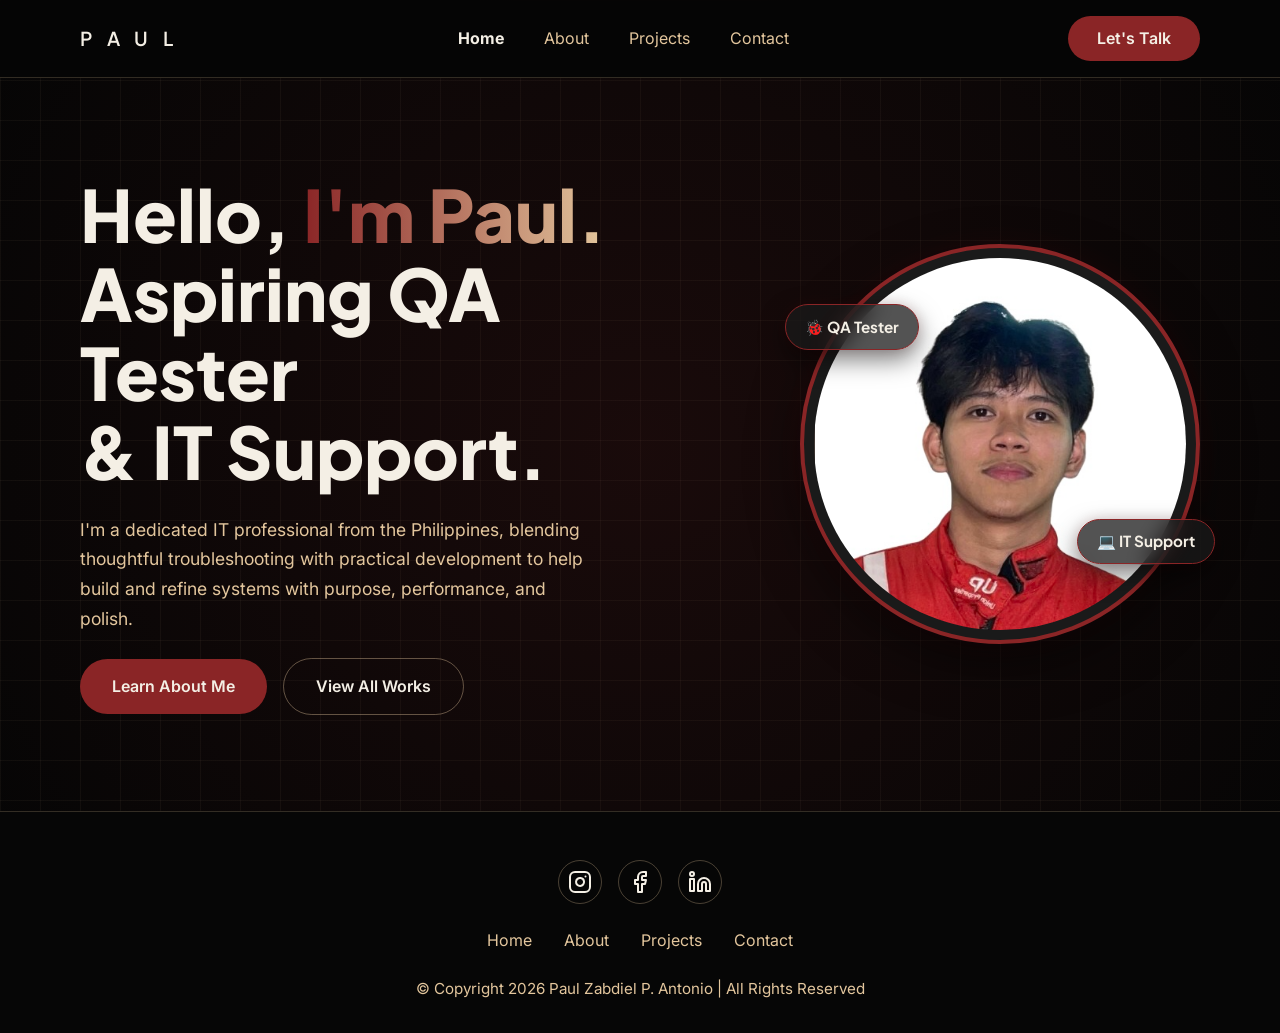
<file: index.html>
<!DOCTYPE html>
<html lang="en">
<head>
  <meta charset="UTF-8" />
  <meta name="viewport" content="width=device-width, initial-scale=1.0" />
  <title>Antonio Portfolio</title>
  <link rel="preconnect" href="https://fonts.googleapis.com">
  <link rel="preconnect" href="https://fonts.gstatic.com" crossorigin>
  <link href="https://fonts.googleapis.com/css2?family=Inter:wght@400;500&family=Plus+Jakarta+Sans:wght@700;800&display=swap" rel="stylesheet">
  <link rel="stylesheet" href="styles.css" />
</head>
<body>
  <header class="site-header">
    <div class="container header-inner">
      <a class="brand" href="index.html">P a u l</a>
      <button class="nav-toggle" aria-label="Toggle navigation">
        <svg xmlns="http://www.w3.org/2000/svg" width="24" height="24" viewBox="0 0 24 24" fill="none" stroke="currentColor" stroke-width="2" stroke-linecap="round" stroke-linejoin="round" class="hamburger-icon"><line x1="3" y1="12" x2="21" y2="12"></line><line x1="3" y1="6" x2="21" y2="6"></line><line x1="3" y1="18" x2="21" y2="18"></line></svg>
      </button>
      <nav class="site-nav">
        <a href="index.html" class="active">Home</a>
        <a href="about.html">About</a>
        <a href="projects.html">Projects</a>
        <a href="contact.html">Contact</a>
      </nav>
      <a href="contact.html" class="nav-cta">Let's Talk</a>
    </div>
  </header>

  <main class="container page-home">
    <section class="hero hero-home">
      <div class="hero-copy">
        <h1 class="hero-title">Hello, <span class="gradient-text">I'm Paul.</span><br>Aspiring QA Tester<br>& IT Support.</h1>
        <p class="hero-subtitle">I'm a dedicated IT professional from the Philippines, blending thoughtful troubleshooting with practical development to help build and refine systems with purpose, performance, and polish.</p>
        <div class="hero-actions">
          <a class="btn-primary" href="about.html">Learn About Me</a>
          <a class="btn-ghost" href="projects.html">View All Works</a>
        </div>
      </div>
      <div class="hero-image">
        <div class="image-wrapper">
          <img src="images/pul.png" alt="Paul Zabdiel P. Antonio" />
          <div class="floating-badge badge-1">🐞 QA Tester</div>
          <div class="floating-badge badge-2">💻 IT Support</div>
        </div>
      </div>
    </section>
  </main>

  <footer class="site-footer">
    <div class="container footer-inner">
      <div class="social-links">
        <a href="https://www.instagram.com/pzpantonio?igsh=ZjYwczJsYjd1bDk%3D&utm_source=qr" aria-label="Instagram">
          <svg xmlns="http://www.w3.org/2000/svg" width="24" height="24" viewBox="0 0 24 24" fill="none" stroke="currentColor" stroke-width="2" stroke-linecap="round" stroke-linejoin="round" class="icon"><rect x="2" y="2" width="20" height="20" rx="5" ry="5"></rect><path d="M16 11.37A4 4 0 1 1 12.63 8 4 4 0 0 1 16 11.37z"></path><line x1="17.5" y1="6.5" x2="17.51" y2="6.5"></line></svg>
        </a>
        <a href="https://www.facebook.com/share/18nur1Z2Pr/?mibextid=wwXIfr" aria-label="Facebook">
          <svg xmlns="http://www.w3.org/2000/svg" width="24" height="24" viewBox="0 0 24 24" fill="none" stroke="currentColor" stroke-width="2" stroke-linecap="round" stroke-linejoin="round" class="icon"><path d="M18 2h-3a5 5 0 0 0-5 5v3H7v4h3v8h4v-8h3l1-4h-4V7a1 1 0 0 1 1-1h3z"></path></svg>
        </a>
        <a href="https://www.linkedin.com/in/paul-zabdiel-antonio-590201413?utm_source=share_via&utm_content=profile&utm_medium=member_ios" aria-label="LinkedIn">
          <svg xmlns="http://www.w3.org/2000/svg" width="24" height="24" viewBox="0 0 24 24" fill="none" stroke="currentColor" stroke-width="2" stroke-linecap="round" stroke-linejoin="round" class="icon"><path d="M16 8a6 6 0 0 1 6 6v7h-4v-7a2 2 0 0 0-2-2 2 2 0 0 0-2 2v7h-4v-7a6 6 0 0 1 6-6z"></path><rect x="2" y="9" width="4" height="12"></rect><circle cx="4" cy="4" r="2"></circle></svg>
        </a>
      </div>
      <nav class="footer-nav">
        <a href="index.html">Home</a>
        <a href="about.html">About</a>
        <a href="projects.html">Projects</a>
        <a href="contact.html">Contact</a>
      </nav>
      <p>© Copyright 2026 Paul Zabdiel P. Antonio | All Rights Reserved</p>
    </div>
  </footer>

  <script src="script.js"></script>
</body>
</html>
</file>
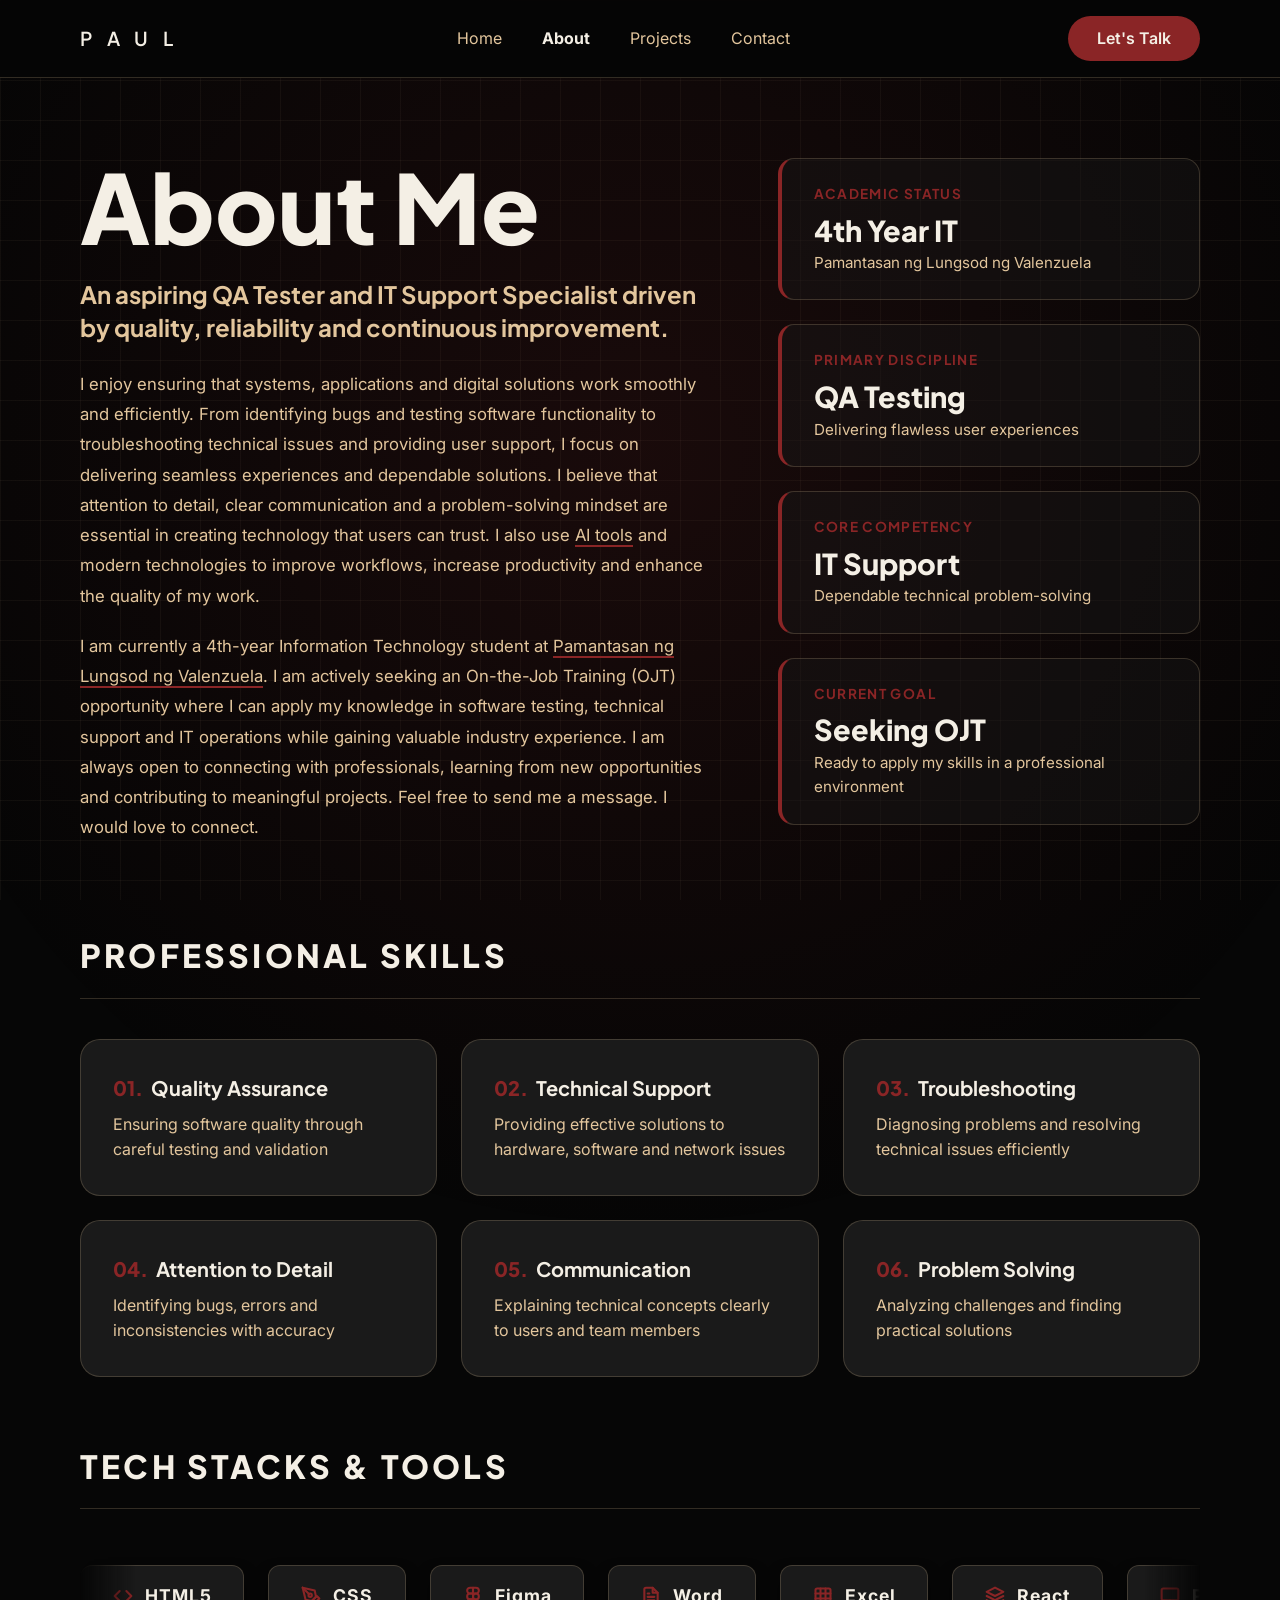
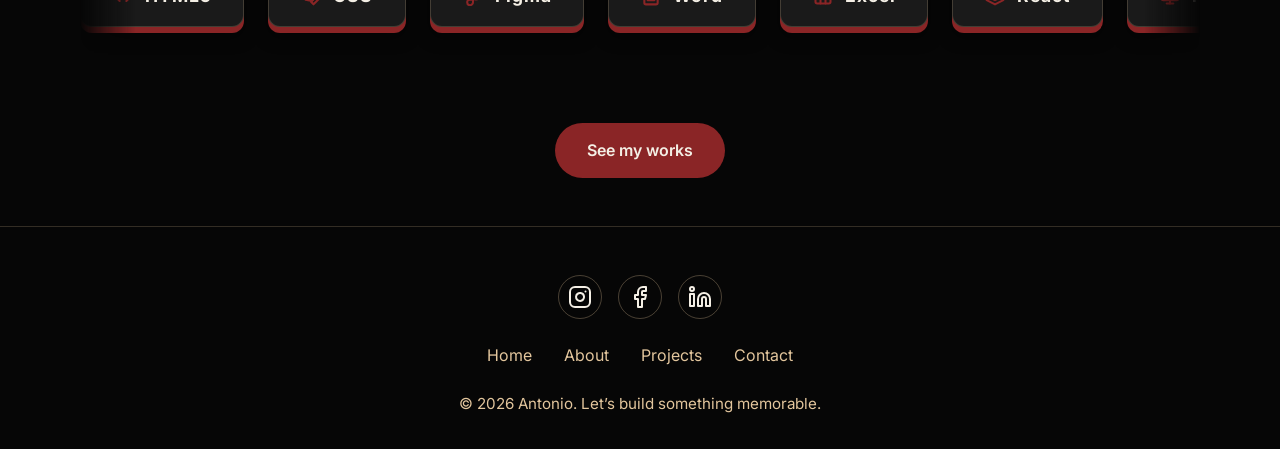
<file: about.html>
<!DOCTYPE html>
<html lang="en">
<head>
  <meta charset="UTF-8" />
  <meta name="viewport" content="width=device-width, initial-scale=1.0" />
  <title>About | Antonio Portfolio</title>
  <link rel="preconnect" href="https://fonts.googleapis.com">
  <link rel="preconnect" href="https://fonts.gstatic.com" crossorigin>
  <link href="https://fonts.googleapis.com/css2?family=Inter:wght@400;500&family=Plus+Jakarta+Sans:wght@700;800&display=swap" rel="stylesheet">
  <link rel="stylesheet" href="styles.css" />
</head>
<body>
  <header class="site-header">
    <div class="container header-inner">
      <a class="brand" href="index.html">P a u l</a>
      <button class="nav-toggle" aria-label="Toggle navigation">
        <svg xmlns="http://www.w3.org/2000/svg" width="24" height="24" viewBox="0 0 24 24" fill="none" stroke="currentColor" stroke-width="2" stroke-linecap="round" stroke-linejoin="round" class="hamburger-icon"><line x1="3" y1="12" x2="21" y2="12"></line><line x1="3" y1="6" x2="21" y2="6"></line><line x1="3" y1="18" x2="21" y2="18"></line></svg>
      </button>
      <nav class="site-nav">
        <a href="index.html">Home</a>
        <a href="about.html" class="active">About</a>
        <a href="projects.html">Projects</a>
        <a href="contact.html">Contact</a>
      </nav>
      <a href="contact.html" class="nav-cta">Let's Talk</a>
    </div>
  </header>

  <main class="container page-about">
    <section class="about-hero">
      <div class="about-hero-content">
        <h1 class="massive-title">About Me</h1>
        <h2 class="about-subtitle">An aspiring QA Tester and IT Support Specialist driven by quality, reliability and continuous improvement.</h2>
        <div class="about-body">
          <p>I enjoy ensuring that systems, applications and digital solutions work smoothly and efficiently. From identifying bugs and testing software functionality to troubleshooting technical issues and providing user support, I focus on delivering seamless experiences and dependable solutions. I believe that attention to detail, clear communication and a problem-solving mindset are essential in creating technology that users can trust. I also use <u>AI tools</u> and modern technologies to improve workflows, increase productivity and enhance the quality of my work.</p>
          <p>I am currently a 4th-year Information Technology student at <u>Pamantasan ng Lungsod ng Valenzuela</u>. I am actively seeking an On-the-Job Training (OJT) opportunity where I can apply my knowledge in software testing, technical support and IT operations while gaining valuable industry experience. I am always open to connecting with professionals, learning from new opportunities and contributing to meaningful projects. Feel free to send me a message. I would love to connect.</p>
        </div>
      </div>
      <div class="about-hero-visuals">
        <div class="stat-card">
          <div class="stat-header">Academic Status</div>
          <div class="stat-value">4th Year IT</div>
          <div class="stat-desc">Pamantasan ng Lungsod ng Valenzuela</div>
        </div>
        <div class="stat-card">
          <div class="stat-header">Primary Discipline</div>
          <div class="stat-value">QA Testing</div>
          <div class="stat-desc">Delivering flawless user experiences</div>
        </div>
        <div class="stat-card">
          <div class="stat-header">Core Competency</div>
          <div class="stat-value">IT Support</div>
          <div class="stat-desc">Dependable technical problem-solving</div>
        </div>
        <div class="stat-card">
          <div class="stat-header">Current Goal</div>
          <div class="stat-value">Seeking OJT</div>
          <div class="stat-desc">Ready to apply my skills in a professional environment</div>
        </div>
      </div>
    </section>

    <section class="about-skills">
      <h3 class="section-title">Professional Skills</h3>
      <div class="skills-grid">
        <div class="skill-card">
          <h4><span class="skill-num">01.</span> Quality Assurance</h4>
          <p>Ensuring software quality through careful testing and validation</p>
        </div>
        <div class="skill-card">
          <h4><span class="skill-num">02.</span> Technical Support</h4>
          <p>Providing effective solutions to hardware, software and network issues</p>
        </div>
        <div class="skill-card">
          <h4><span class="skill-num">03.</span> Troubleshooting</h4>
          <p>Diagnosing problems and resolving technical issues efficiently</p>
        </div>
        <div class="skill-card">
          <h4><span class="skill-num">04.</span> Attention to Detail</h4>
          <p>Identifying bugs, errors and inconsistencies with accuracy</p>
        </div>
        <div class="skill-card">
          <h4><span class="skill-num">05.</span> Communication</h4>
          <p>Explaining technical concepts clearly to users and team members</p>
        </div>
        <div class="skill-card">
          <h4><span class="skill-num">06.</span> Problem Solving</h4>
          <p>Analyzing challenges and finding practical solutions</p>
        </div>
      </div>
    </section>

    <section class="about-tools">
      <h3 class="section-title">Tech Stacks & Tools</h3>
      <div class="marquee-wrapper">
      <div class="tools-3d-grid">
        <div class="tool-3d-tag">
          <svg xmlns="http://www.w3.org/2000/svg" width="20" height="20" viewBox="0 0 24 24" fill="none" stroke="currentColor" stroke-linecap="round" stroke-linejoin="round"><polyline points="16 18 22 12 16 6"></polyline><polyline points="8 6 2 12 8 18"></polyline></svg>
          HTML5
        </div>
        <div class="tool-3d-tag">
          <svg xmlns="http://www.w3.org/2000/svg" width="20" height="20" viewBox="0 0 24 24" fill="none" stroke="currentColor" stroke-linecap="round" stroke-linejoin="round"><path d="M12 19l7-7 3 3-7 7-3-3z"></path><path d="M18 13l-1.5-7.5L2 2l3.5 14.5L13 18l5-5z"></path><path d="M2 2l7.586 7.586"></path><circle cx="11" cy="11" r="2"></circle></svg>
          CSS
        </div>
        <div class="tool-3d-tag">
          <svg xmlns="http://www.w3.org/2000/svg" width="20" height="20" viewBox="0 0 24 24" fill="none" stroke="currentColor" stroke-linecap="round" stroke-linejoin="round"><path d="M5 5.5A3.5 3.5 0 0 1 8.5 2H12v7H8.5A3.5 3.5 0 0 1 5 5.5z"></path><path d="M12 2h3.5a3.5 3.5 0 1 1 0 7H12V2z"></path><path d="M12 12.5a3.5 3.5 0 1 1 7 0 3.5 3.5 0 1 1-7 0z"></path><path d="M5 19.5A3.5 3.5 0 0 1 8.5 16H12v3.5a3.5 3.5 0 1 1-7 0z"></path><path d="M5 12.5A3.5 3.5 0 0 1 8.5 9H12v7H8.5A3.5 3.5 0 0 1 5 12.5z"></path></svg>
          Figma
        </div>
        <div class="tool-3d-tag">
          <svg xmlns="http://www.w3.org/2000/svg" width="20" height="20" viewBox="0 0 24 24" fill="none" stroke="currentColor" stroke-linecap="round" stroke-linejoin="round"><path d="M14 2H6a2 2 0 0 0-2 2v16a2 2 0 0 0 2 2h12a2 2 0 0 0 2-2V8z"></path><polyline points="14 2 14 8 20 8"></polyline><line x1="16" y1="13" x2="8" y2="13"></line><line x1="16" y1="17" x2="8" y2="17"></line><polyline points="10 9 9 9 8 9"></polyline></svg>
          Word
        </div>
        <div class="tool-3d-tag">
          <svg xmlns="http://www.w3.org/2000/svg" width="20" height="20" viewBox="0 0 24 24" fill="none" stroke="currentColor" stroke-linecap="round" stroke-linejoin="round"><rect x="3" y="3" width="18" height="18" rx="2" ry="2"></rect><line x1="3" y1="9" x2="21" y2="9"></line><line x1="3" y1="15" x2="21" y2="15"></line><line x1="9" y1="3" x2="9" y2="21"></line><line x1="15" y1="3" x2="15" y2="21"></line></svg>
          Excel
        </div>
        <div class="tool-3d-tag">
          <svg xmlns="http://www.w3.org/2000/svg" width="20" height="20" viewBox="0 0 24 24" fill="none" stroke="currentColor" stroke-linecap="round" stroke-linejoin="round"><polygon points="12 2 2 7 12 12 22 7 12 2"></polygon><polyline points="2 17 12 22 22 17"></polyline><polyline points="2 12 12 17 22 12"></polyline></svg>
          React
        </div>
        <div class="tool-3d-tag">
          <svg xmlns="http://www.w3.org/2000/svg" width="20" height="20" viewBox="0 0 24 24" fill="none" stroke="currentColor" stroke-linecap="round" stroke-linejoin="round"><rect x="2" y="3" width="20" height="14" rx="2" ry="2"></rect><line x1="8" y1="21" x2="16" y2="21"></line><line x1="12" y1="17" x2="12" y2="21"></line></svg>
          Powerpoint
        </div>
        <div class="tool-3d-tag">
          <svg xmlns="http://www.w3.org/2000/svg" width="20" height="20" viewBox="0 0 24 24" fill="none" stroke="currentColor" stroke-linecap="round" stroke-linejoin="round"><rect x="3" y="3" width="18" height="18" rx="2" ry="2"></rect><circle cx="8.5" cy="8.5" r="1.5"></circle><polyline points="21 15 16 10 5 21"></polyline></svg>
          Canva
        </div>
        <div class="tool-3d-tag">
          <svg xmlns="http://www.w3.org/2000/svg" width="20" height="20" viewBox="0 0 24 24" fill="none" stroke="currentColor" stroke-linecap="round" stroke-linejoin="round"><polygon points="23 7 16 12 23 17 23 7"></polygon><rect x="1" y="5" width="15" height="14" rx="2" ry="2"></rect></svg>
          Capcut
        </div>
        <!-- Duplicated for Marquee Effect -->
        <div class="tool-3d-tag">
          <svg xmlns="http://www.w3.org/2000/svg" width="20" height="20" viewBox="0 0 24 24" fill="none" stroke="currentColor" stroke-linecap="round" stroke-linejoin="round"><polyline points="16 18 22 12 16 6"></polyline><polyline points="8 6 2 12 8 18"></polyline></svg>
          HTML5
        </div>
        <div class="tool-3d-tag">
          <svg xmlns="http://www.w3.org/2000/svg" width="20" height="20" viewBox="0 0 24 24" fill="none" stroke="currentColor" stroke-linecap="round" stroke-linejoin="round"><path d="M12 19l7-7 3 3-7 7-3-3z"></path><path d="M18 13l-1.5-7.5L2 2l3.5 14.5L13 18l5-5z"></path><path d="M2 2l7.586 7.586"></path><circle cx="11" cy="11" r="2"></circle></svg>
          CSS
        </div>
        <div class="tool-3d-tag">
          <svg xmlns="http://www.w3.org/2000/svg" width="20" height="20" viewBox="0 0 24 24" fill="none" stroke="currentColor" stroke-linecap="round" stroke-linejoin="round"><path d="M5 5.5A3.5 3.5 0 0 1 8.5 2H12v7H8.5A3.5 3.5 0 0 1 5 5.5z"></path><path d="M12 2h3.5a3.5 3.5 0 1 1 0 7H12V2z"></path><path d="M12 12.5a3.5 3.5 0 1 1 7 0 3.5 3.5 0 1 1-7 0z"></path><path d="M5 19.5A3.5 3.5 0 0 1 8.5 16H12v3.5a3.5 3.5 0 1 1-7 0z"></path><path d="M5 12.5A3.5 3.5 0 0 1 8.5 9H12v7H8.5A3.5 3.5 0 0 1 5 12.5z"></path></svg>
          Figma
        </div>
        <div class="tool-3d-tag">
          <svg xmlns="http://www.w3.org/2000/svg" width="20" height="20" viewBox="0 0 24 24" fill="none" stroke="currentColor" stroke-linecap="round" stroke-linejoin="round"><path d="M14 2H6a2 2 0 0 0-2 2v16a2 2 0 0 0 2 2h12a2 2 0 0 0 2-2V8z"></path><polyline points="14 2 14 8 20 8"></polyline><line x1="16" y1="13" x2="8" y2="13"></line><line x1="16" y1="17" x2="8" y2="17"></line><polyline points="10 9 9 9 8 9"></polyline></svg>
          Word
        </div>
        <div class="tool-3d-tag">
          <svg xmlns="http://www.w3.org/2000/svg" width="20" height="20" viewBox="0 0 24 24" fill="none" stroke="currentColor" stroke-linecap="round" stroke-linejoin="round"><rect x="3" y="3" width="18" height="18" rx="2" ry="2"></rect><line x1="3" y1="9" x2="21" y2="9"></line><line x1="3" y1="15" x2="21" y2="15"></line><line x1="9" y1="3" x2="9" y2="21"></line><line x1="15" y1="3" x2="15" y2="21"></line></svg>
          Excel
        </div>
        <div class="tool-3d-tag">
          <svg xmlns="http://www.w3.org/2000/svg" width="20" height="20" viewBox="0 0 24 24" fill="none" stroke="currentColor" stroke-linecap="round" stroke-linejoin="round"><polygon points="12 2 2 7 12 12 22 7 12 2"></polygon><polyline points="2 17 12 22 22 17"></polyline><polyline points="2 12 12 17 22 12"></polyline></svg>
          React
        </div>
        <div class="tool-3d-tag">
          <svg xmlns="http://www.w3.org/2000/svg" width="20" height="20" viewBox="0 0 24 24" fill="none" stroke="currentColor" stroke-linecap="round" stroke-linejoin="round"><rect x="2" y="3" width="20" height="14" rx="2" ry="2"></rect><line x1="8" y1="21" x2="16" y2="21"></line><line x1="12" y1="17" x2="12" y2="21"></line></svg>
          Powerpoint
        </div>
        <div class="tool-3d-tag">
          <svg xmlns="http://www.w3.org/2000/svg" width="20" height="20" viewBox="0 0 24 24" fill="none" stroke="currentColor" stroke-linecap="round" stroke-linejoin="round"><rect x="3" y="3" width="18" height="18" rx="2" ry="2"></rect><circle cx="8.5" cy="8.5" r="1.5"></circle><polyline points="21 15 16 10 5 21"></polyline></svg>
          Canva
        </div>
        <div class="tool-3d-tag">
          <svg xmlns="http://www.w3.org/2000/svg" width="20" height="20" viewBox="0 0 24 24" fill="none" stroke="currentColor" stroke-linecap="round" stroke-linejoin="round"><polygon points="23 7 16 12 23 17 23 7"></polygon><rect x="1" y="5" width="15" height="14" rx="2" ry="2"></rect></svg>
          Capcut
        </div>
      </div>
      </div>
      <div class="about-action">
        <a href="projects.html" class="btn-primary">See my works</a>
      </div>
    </section>
  </main>

  <footer class="site-footer">
    <div class="container footer-inner">
      <div class="social-links">
        <a href="https://www.instagram.com/pzpantonio?igsh=ZjYwczJsYjd1bDk%3D&utm_source=qr" aria-label="Instagram">
          <svg xmlns="http://www.w3.org/2000/svg" width="24" height="24" viewBox="0 0 24 24" fill="none" stroke="currentColor" stroke-width="2" stroke-linecap="round" stroke-linejoin="round" class="icon"><rect x="2" y="2" width="20" height="20" rx="5" ry="5"></rect><path d="M16 11.37A4 4 0 1 1 12.63 8 4 4 0 0 1 16 11.37z"></path><line x1="17.5" y1="6.5" x2="17.51" y2="6.5"></line></svg>
        </a>
        <a href="https://www.facebook.com/share/18nur1Z2Pr/?mibextid=wwXIfr" aria-label="Facebook">
          <svg xmlns="http://www.w3.org/2000/svg" width="24" height="24" viewBox="0 0 24 24" fill="none" stroke="currentColor" stroke-width="2" stroke-linecap="round" stroke-linejoin="round" class="icon"><path d="M18 2h-3a5 5 0 0 0-5 5v3H7v4h3v8h4v-8h3l1-4h-4V7a1 1 0 0 1 1-1h3z"></path></svg>
        </a>
        <a href="https://www.linkedin.com/in/paul-zabdiel-antonio-590201413?utm_source=share_via&utm_content=profile&utm_medium=member_ios" aria-label="LinkedIn">
          <svg xmlns="http://www.w3.org/2000/svg" width="24" height="24" viewBox="0 0 24 24" fill="none" stroke="currentColor" stroke-width="2" stroke-linecap="round" stroke-linejoin="round" class="icon"><path d="M16 8a6 6 0 0 1 6 6v7h-4v-7a2 2 0 0 0-2-2 2 2 0 0 0-2 2v7h-4v-7a6 6 0 0 1 6-6z"></path><rect x="2" y="9" width="4" height="12"></rect><circle cx="4" cy="4" r="2"></circle></svg>
        </a>
      </div>
      <nav class="footer-nav">
        <a href="index.html">Home</a>
        <a href="about.html">About</a>
        <a href="projects.html">Projects</a>
        <a href="contact.html">Contact</a>
      </nav>
      <p>© 2026 Antonio. Let’s build something memorable.</p>
    </div>
  </footer>

  <script src="script.js"></script>
</body>
</html>
</file>
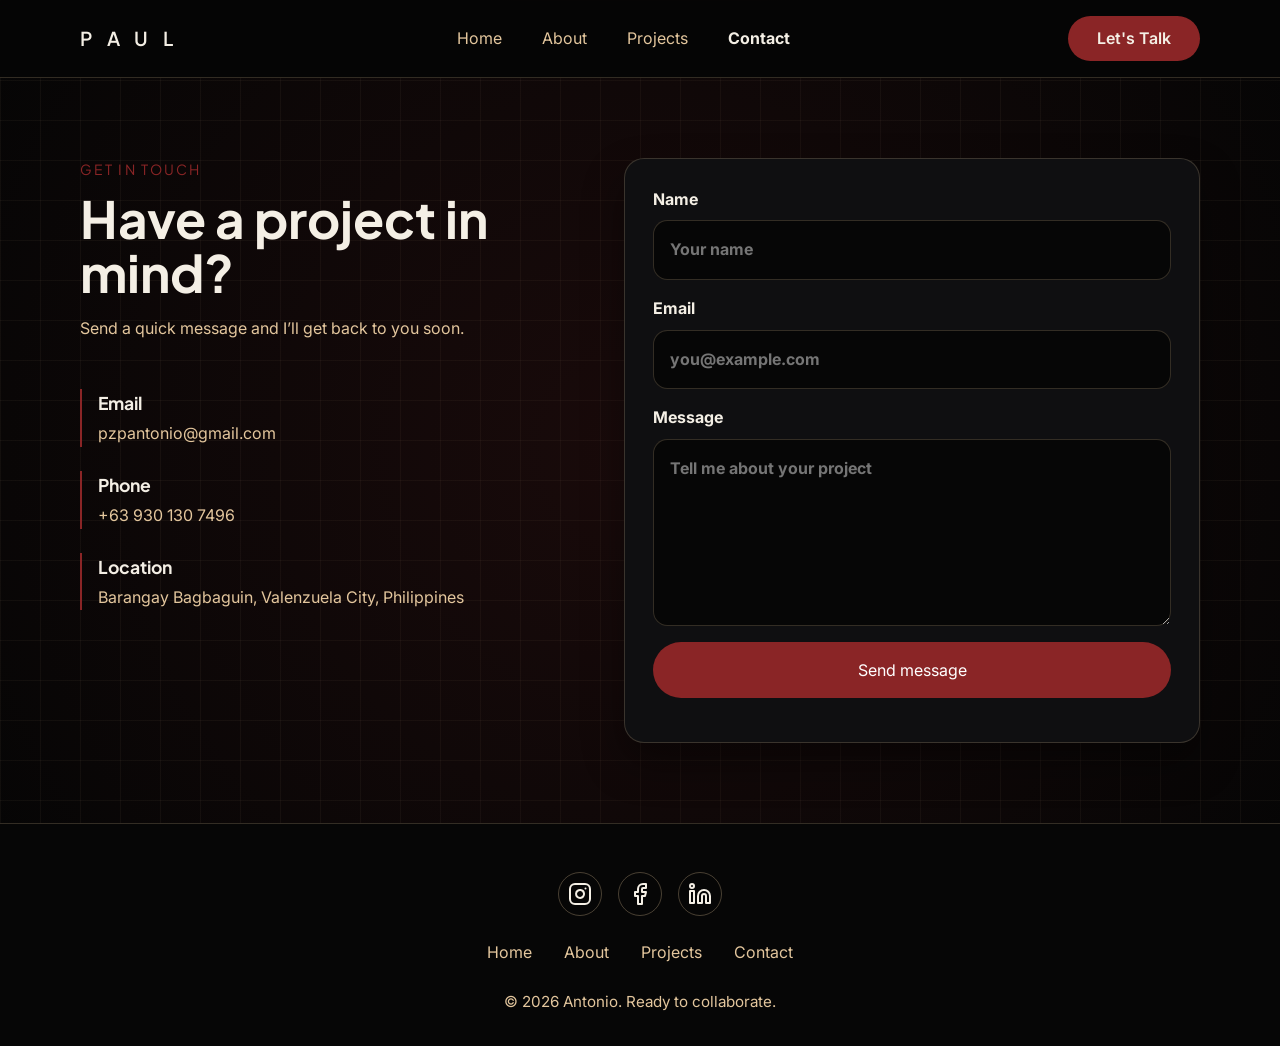
<file: contact.html>
<!DOCTYPE html>
<html lang="en">
<head>
  <meta charset="UTF-8" />
  <meta name="viewport" content="width=device-width, initial-scale=1.0" />
  <title>Contact | Antonio Portfolio</title>
  <link rel="preconnect" href="https://fonts.googleapis.com">
  <link rel="preconnect" href="https://fonts.gstatic.com" crossorigin>
  <link href="https://fonts.googleapis.com/css2?family=Inter:wght@400;500&family=Plus+Jakarta+Sans:wght@700;800&display=swap" rel="stylesheet">
  <link rel="stylesheet" href="styles.css" />
</head>
<body>
  <header class="site-header">
    <div class="container header-inner">
      <a class="brand" href="index.html">P a u l</a>
      <button class="nav-toggle" aria-label="Toggle navigation">
        <svg xmlns="http://www.w3.org/2000/svg" width="24" height="24" viewBox="0 0 24 24" fill="none" stroke="currentColor" stroke-width="2" stroke-linecap="round" stroke-linejoin="round" class="hamburger-icon"><line x1="3" y1="12" x2="21" y2="12"></line><line x1="3" y1="6" x2="21" y2="6"></line><line x1="3" y1="18" x2="21" y2="18"></line></svg>
      </button>
      <nav class="site-nav">
        <a href="index.html">Home</a>
        <a href="about.html">About</a>
        <a href="projects.html">Projects</a>
        <a href="contact.html" class="active">Contact</a>
      </nav>
      <a href="contact.html" class="nav-cta">Let's Talk</a>
    </div>
  </header>

  <main class="container page-contact">
    <section class="contact-grid">
      <div class="contact-text">
        <p class="eyebrow">Get in touch</p>
        <h1>Have a project in mind?</h1>
        <p>Send a quick message and I’ll get back to you soon.</p>
        
        <div class="contact-info">
          <div class="info-item">
            <h4>Email</h4>
            <p>pzpantonio@gmail.com</p>
          </div>
          <div class="info-item">
            <h4>Phone</h4>
            <p>+63 930 130 7496</p>
          </div>
          <div class="info-item">
            <h4>Location</h4>
            <p>Barangay Bagbaguin, Valenzuela City, Philippines</p>
          </div>
        </div>
      </div>
      <div class="contact-panel">
        <form id="contact-form" class="contact-form" action="https://formsubmit.co/pzpantonio@gmail.com" method="POST">
          <input type="hidden" name="_subject" value="New Message from Portfolio!">
          <input type="hidden" name="_captcha" value="false">
          <label>
            Name
            <input type="text" name="name" required placeholder="Your name" />
          </label>
          <label>
            Email
            <input type="email" name="email" required placeholder="you@example.com" />
          </label>
          <label>
            Message
            <textarea name="message" rows="6" required placeholder="Tell me about your project"></textarea>
          </label>
          <button type="submit" class="button">Send message</button>
          <p id="form-status" class="form-status"></p>
        </form>
      </div>
    </section>
  </main>

  <footer class="site-footer">
    <div class="container footer-inner">
      <div class="social-links">
        <a href="https://www.instagram.com/pzpantonio?igsh=ZjYwczJsYjd1bDk%3D&utm_source=qr" aria-label="Instagram">
          <svg xmlns="http://www.w3.org/2000/svg" width="24" height="24" viewBox="0 0 24 24" fill="none" stroke="currentColor" stroke-width="2" stroke-linecap="round" stroke-linejoin="round" class="icon"><rect x="2" y="2" width="20" height="20" rx="5" ry="5"></rect><path d="M16 11.37A4 4 0 1 1 12.63 8 4 4 0 0 1 16 11.37z"></path><line x1="17.5" y1="6.5" x2="17.51" y2="6.5"></line></svg>
        </a>
        <a href="https://www.facebook.com/share/18nur1Z2Pr/?mibextid=wwXIfr" aria-label="Facebook">
          <svg xmlns="http://www.w3.org/2000/svg" width="24" height="24" viewBox="0 0 24 24" fill="none" stroke="currentColor" stroke-width="2" stroke-linecap="round" stroke-linejoin="round" class="icon"><path d="M18 2h-3a5 5 0 0 0-5 5v3H7v4h3v8h4v-8h3l1-4h-4V7a1 1 0 0 1 1-1h3z"></path></svg>
        </a>
        <a href="https://www.linkedin.com/in/paul-zabdiel-antonio-590201413?utm_source=share_via&utm_content=profile&utm_medium=member_ios" aria-label="LinkedIn">
          <svg xmlns="http://www.w3.org/2000/svg" width="24" height="24" viewBox="0 0 24 24" fill="none" stroke="currentColor" stroke-width="2" stroke-linecap="round" stroke-linejoin="round" class="icon"><path d="M16 8a6 6 0 0 1 6 6v7h-4v-7a2 2 0 0 0-2-2 2 2 0 0 0-2 2v7h-4v-7a6 6 0 0 1 6-6z"></path><rect x="2" y="9" width="4" height="12"></rect><circle cx="4" cy="4" r="2"></circle></svg>
        </a>
      </div>
      <nav class="footer-nav">
        <a href="index.html">Home</a>
        <a href="about.html">About</a>
        <a href="projects.html">Projects</a>
        <a href="contact.html">Contact</a>
      </nav>
      <p>© 2026 Antonio. Ready to collaborate.</p>
    </div>
  </footer>

  <script src="script.js"></script>
</body>
</html>
</file>
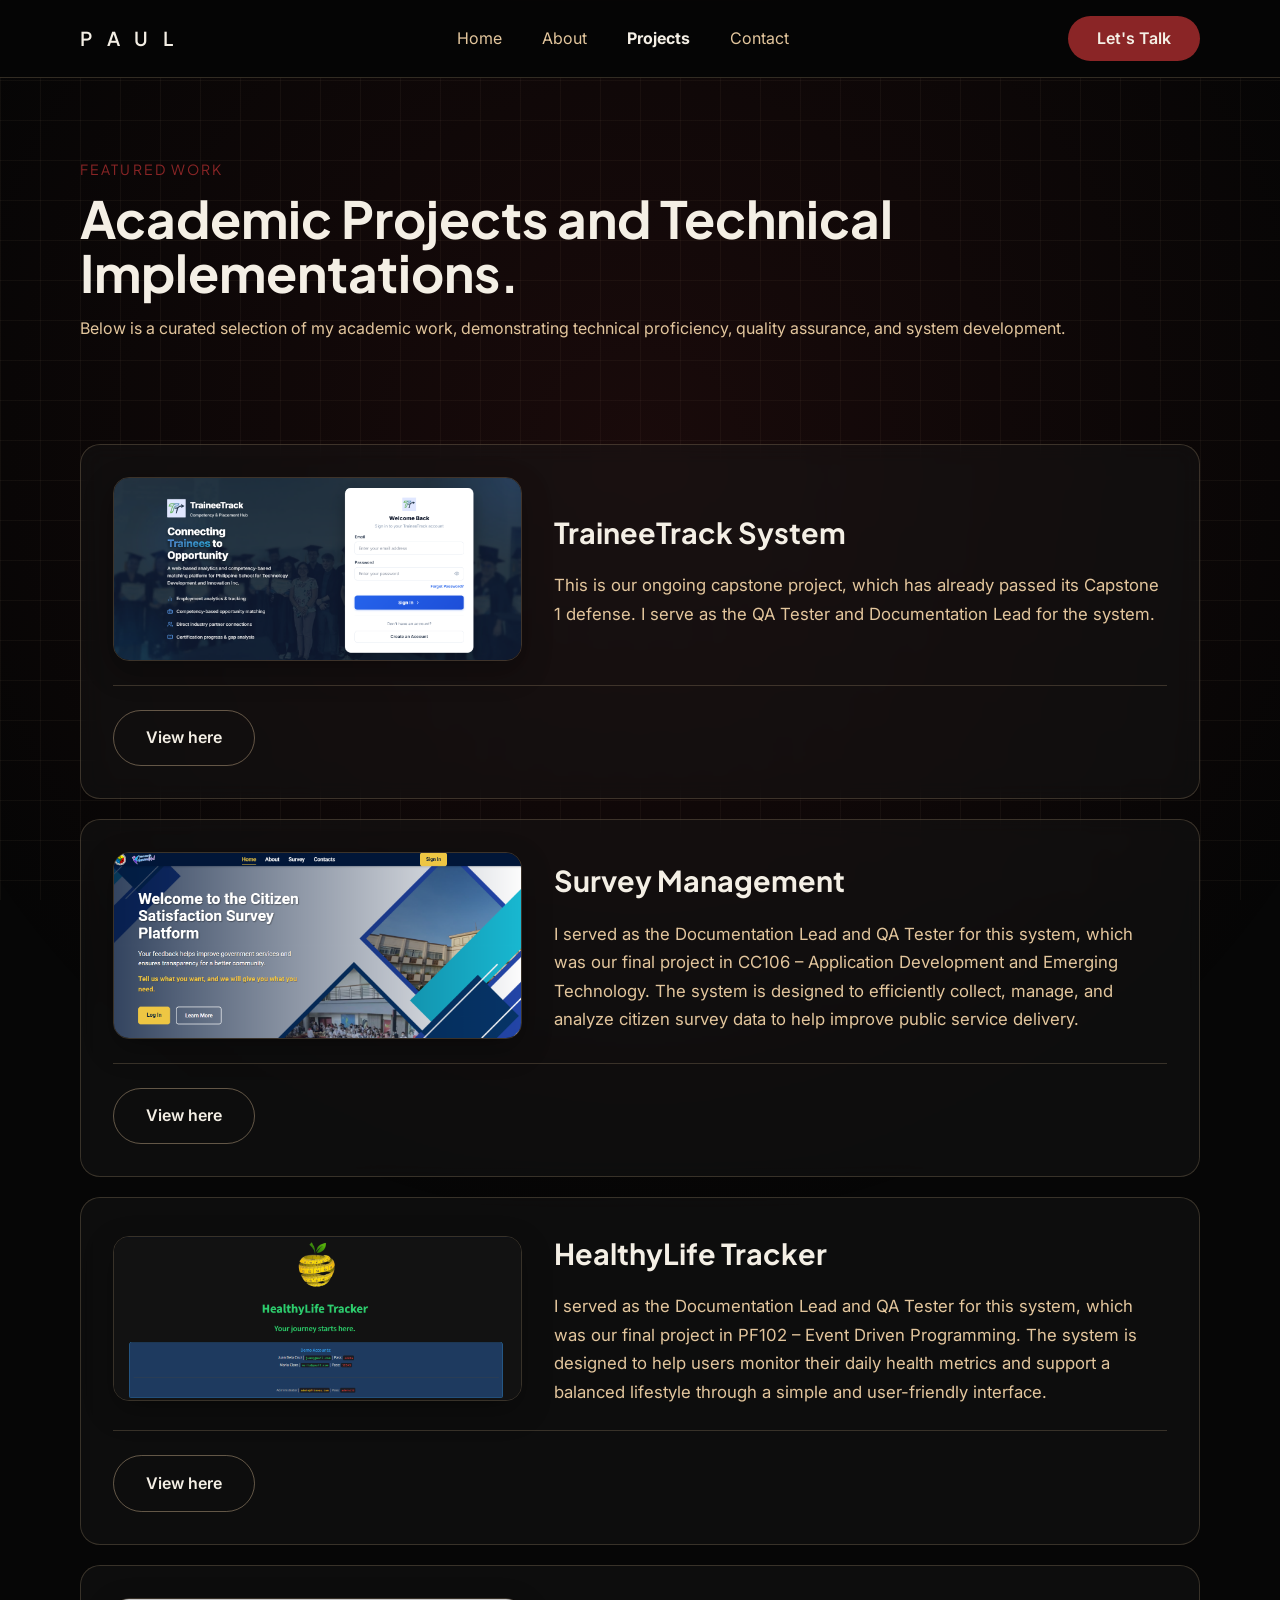
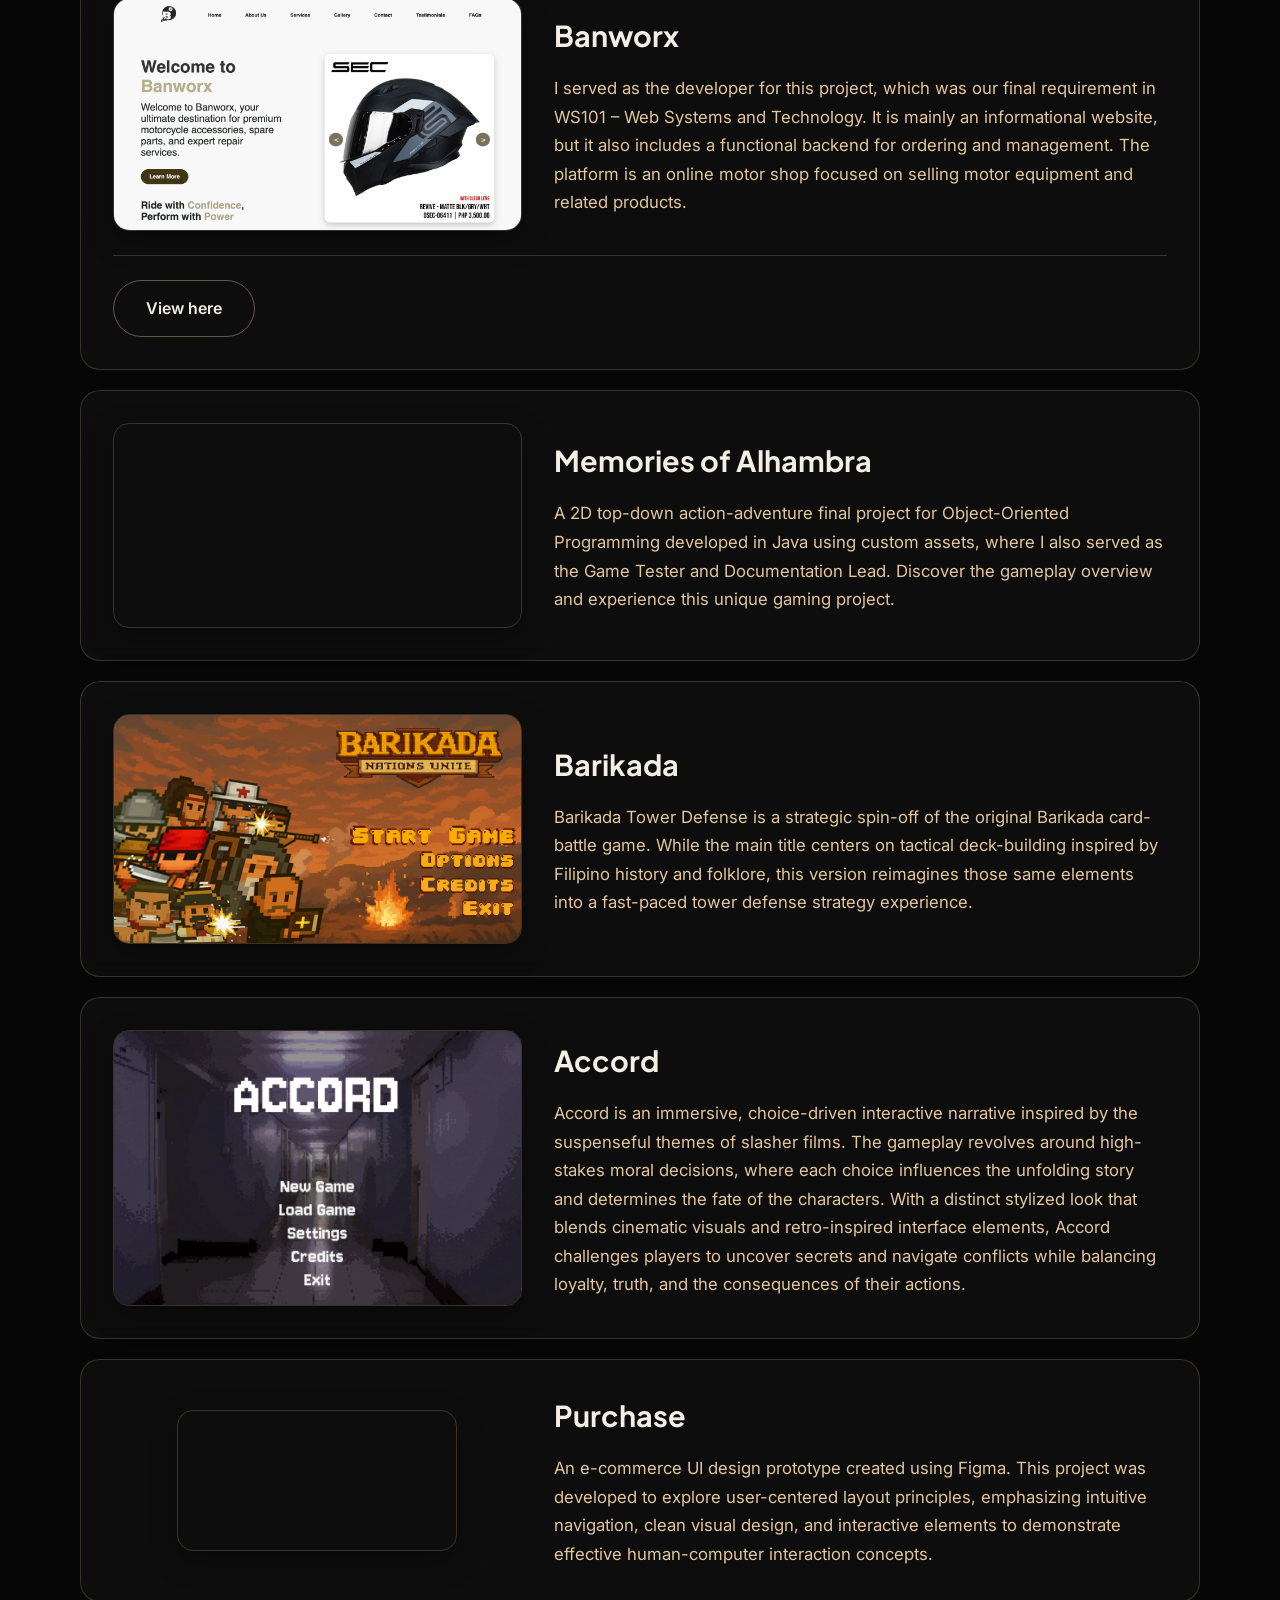
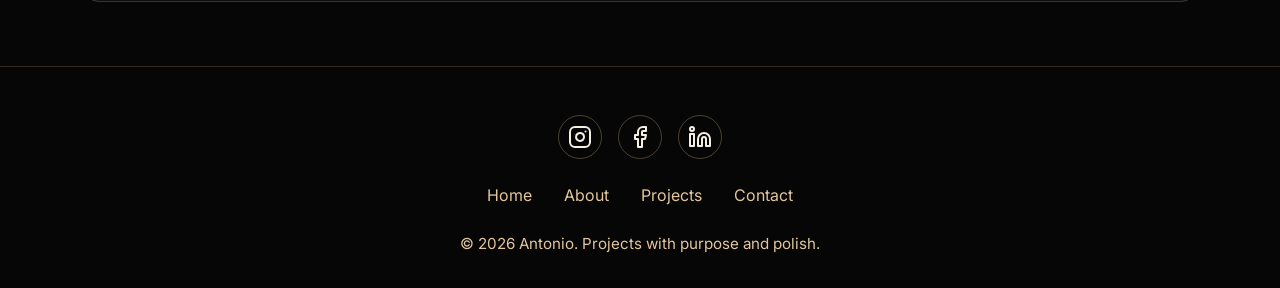
<file: projects.html>
<!DOCTYPE html>
<html lang="en">
<head>
  <meta charset="UTF-8" />
  <meta name="viewport" content="width=device-width, initial-scale=1.0" />
  <title>Projects | Antonio Portfolio</title>
  <link rel="preconnect" href="https://fonts.googleapis.com">
  <link rel="preconnect" href="https://fonts.gstatic.com" crossorigin>
  <link href="https://fonts.googleapis.com/css2?family=Inter:wght@400;500&family=Plus+Jakarta+Sans:wght@700;800&display=swap" rel="stylesheet">
  <link rel="stylesheet" href="styles.css" />
  <style>
    .page-projects .project-card {
      flex-direction: column !important;
      align-items: stretch !important;
      gap: 1.5rem !important;
    }
    .project-card-body {
      display: grid;
      grid-template-columns: 1fr 1.5fr;
      gap: 2rem;
      align-items: center;
    }
    .project-media {
      width: 100%;
      border-radius: 1rem;
      overflow: hidden;
      border: 1px solid var(--border);
      box-shadow: 0 10px 30px rgba(0,0,0,0.3);
    }
    .project-media.vertical-media {
      max-width: 280px;
      margin: 0 auto;
    }
    .project-media img,
    .project-media video {
      width: 100%;
      height: auto;
      display: block;
      object-fit: cover;
    }
    .project-details h2 {
      color: #F4EFE5;
      margin-bottom: 1rem;
      font-size: 1.8rem;
      font-family: 'Plus Jakarta Sans', sans-serif;
    }
    .project-details p {
      color: #E3C69D;
      line-height: 1.7;
      margin: 0;
      font-size: 1.05rem;
    }
    .project-action {
      display: flex;
      justify-content: flex-start;
      border-top: 1px solid rgba(227, 198, 157, 0.2);
      padding-top: 1.5rem;
    }
    @media (max-width: 768px) {
      .project-card-body {
        grid-template-columns: 1fr;
      }
    }
  </style>
</head>
<body>
  <header class="site-header">
    <div class="container header-inner">
      <a class="brand" href="index.html">P a u l</a>
      <button class="nav-toggle" aria-label="Toggle navigation">
        <svg xmlns="http://www.w3.org/2000/svg" width="24" height="24" viewBox="0 0 24 24" fill="none" stroke="currentColor" stroke-width="2" stroke-linecap="round" stroke-linejoin="round" class="hamburger-icon"><line x1="3" y1="12" x2="21" y2="12"></line><line x1="3" y1="6" x2="21" y2="6"></line><line x1="3" y1="18" x2="21" y2="18"></line></svg>
      </button>
      <nav class="site-nav">
        <a href="index.html">Home</a>
        <a href="about.html">About</a>
        <a href="projects.html" class="active">Projects</a>
        <a href="contact.html">Contact</a>
      </nav>
      <a href="contact.html" class="nav-cta">Let's Talk</a>
    </div>
  </header>

  <main class="container page-projects">
    <section class="section-intro">
      <p class="eyebrow">Featured Work</p>
      <h1>Academic Projects and Technical Implementations.</h1>
      <p>Below is a curated selection of my academic work, demonstrating technical proficiency, quality assurance, and system development.</p>
    </section>

    <section class="project-list">
      <!-- Project 1 -->
      <article class="project-card">
        <div class="project-card-body">
          <div class="project-media">
            <img src="images/traineetrack.png" alt="TraineeTrack System" />
          </div>
          <div class="project-details">
            <h2>TraineeTrack System</h2>
            <p>This is our ongoing capstone project, which has already passed its Capstone 1 defense. I serve as the QA Tester and Documentation Lead for the system.</p>
          </div>
        </div>
        <div class="project-action">
          <a class="btn-ghost" href="https://trainee-track-latest.vercel.app/">View here</a>
        </div>
      </article>

      <!-- Project 2 -->
      <article class="project-card">
        <div class="project-card-body">
          <div class="project-media">
            <img src="images/valcitizen.png" alt="Survey Management" />
          </div>
          <div class="project-details">
            <h2>Survey Management</h2>
            <p>I served as the Documentation Lead and QA Tester for this system, which was our final project in CC106 – Application Development and Emerging Technology. The system is designed to efficiently collect, manage, and analyze citizen survey data to help improve public service delivery.</p>
          </div>
        </div>
        <div class="project-action">
          <a class="btn-ghost" href="http://valcitizen.online/">View here</a>
        </div>
      </article>

      <!-- Project 3 -->
      <article class="project-card">
        <div class="project-card-body">
          <div class="project-media">
            <img src="images/healthylife.png" alt="HealthyLife Tracker" />
          </div>
          <div class="project-details">
            <h2>HealthyLife Tracker</h2>
            <p>I served as the Documentation Lead and QA Tester for this system, which was our final project in PF102 – Event Driven Programming. The system is designed to help users monitor their daily health metrics and support a balanced lifestyle through a simple and user-friendly interface.</p>
          </div>
        </div>
        <div class="project-action">
          <a class="btn-ghost" href="https://healthylife-tracker-ft9qcvacnrb69uxqpm9ean.streamlit.app/">View here</a>
        </div>
      </article>

      <!-- Project 4 -->
      <article class="project-card">
        <div class="project-card-body">
          <div class="project-media">
            <img src="images/Banworx%20Picture.png" alt="Banworx" />
          </div>
          <div class="project-details">
            <h2>Banworx</h2>
            <p>I served as the developer for this project, which was our final requirement in WS101 – Web Systems and Technology. It is mainly an informational website, but it also includes a functional backend for ordering and management. The platform is an online motor shop focused on selling motor equipment and related products.</p>
          </div>
        </div>
        <div class="project-action">
          <a class="btn-ghost" href="https://banworxs.vercel.app/">View here</a>
        </div>
      </article>

      <!-- Project 5 -->
      <article class="project-card">
        <div class="project-card-body">
          <div class="project-media">
            <video src="images/G1.mp4" autoplay loop muted playsinline></video>
          </div>
          <div class="project-details">
            <h2>Memories of Alhambra</h2>
            <p>A 2D top-down action-adventure final project for Object-Oriented Programming developed in Java using custom assets, where I also served as the Game Tester and Documentation Lead. Discover the gameplay overview and experience this unique gaming project.</p>
          </div>
        </div>
      </article>

      <!-- Project 6 -->
      <article class="project-card">
        <div class="project-card-body">
          <div class="project-media">
            <img src="images/Barikada%20Picture.png" alt="Barikada" />
          </div>
          <div class="project-details">
            <h2>Barikada</h2>
            <p>Barikada Tower Defense is a strategic spin-off of the original Barikada card-battle game. While the main title centers on tactical deck-building inspired by Filipino history and folklore, this version reimagines those same elements into a fast-paced tower defense strategy experience.</p>
          </div>
        </div>
      </article>

      <!-- Project 7 -->
      <article class="project-card">
        <div class="project-card-body">
          <div class="project-media">
            <img src="images/Accord%20Picture.png" alt="Accord" />
          </div>
          <div class="project-details">
            <h2>Accord</h2>
            <p>Accord is an immersive, choice-driven interactive narrative inspired by the suspenseful themes of slasher films. The gameplay revolves around high-stakes moral decisions, where each choice influences the unfolding story and determines the fate of the characters. With a distinct stylized look that blends cinematic visuals and retro-inspired interface elements, Accord challenges players to uncover secrets and navigate conflicts while balancing loyalty, truth, and the consequences of their actions.</p>
          </div>
        </div>
      </article>

      <!-- Project 8 -->
      <article class="project-card">
        <div class="project-card-body">
          <div class="project-media vertical-media">
            <video src="images/Purchase.mp4" autoplay loop muted playsinline></video>
          </div>
          <div class="project-details">
            <h2>Purchase</h2>
            <p>An e-commerce UI design prototype created using Figma. This project was developed to explore user-centered layout principles, emphasizing intuitive navigation, clean visual design, and interactive elements to demonstrate effective human-computer interaction concepts.</p>
          </div>
        </div>
      </article>
    </section>
  </main>

  <footer class="site-footer">
    <div class="container footer-inner">
      <div class="social-links">
        <a href="https://www.instagram.com/pzpantonio?igsh=ZjYwczJsYjd1bDk%3D&utm_source=qr" aria-label="Instagram">
          <svg xmlns="http://www.w3.org/2000/svg" width="24" height="24" viewBox="0 0 24 24" fill="none" stroke="currentColor" stroke-width="2" stroke-linecap="round" stroke-linejoin="round" class="icon"><rect x="2" y="2" width="20" height="20" rx="5" ry="5"></rect><path d="M16 11.37A4 4 0 1 1 12.63 8 4 4 0 0 1 16 11.37z"></path><line x1="17.5" y1="6.5" x2="17.51" y2="6.5"></line></svg>
        </a>
        <a href="https://www.facebook.com/share/18nur1Z2Pr/?mibextid=wwXIfr" aria-label="Facebook">
          <svg xmlns="http://www.w3.org/2000/svg" width="24" height="24" viewBox="0 0 24 24" fill="none" stroke="currentColor" stroke-width="2" stroke-linecap="round" stroke-linejoin="round" class="icon"><path d="M18 2h-3a5 5 0 0 0-5 5v3H7v4h3v8h4v-8h3l1-4h-4V7a1 1 0 0 1 1-1h3z"></path></svg>
        </a>
        <a href="https://www.linkedin.com/in/paul-zabdiel-antonio-590201413?utm_source=share_via&utm_content=profile&utm_medium=member_ios" aria-label="LinkedIn">
          <svg xmlns="http://www.w3.org/2000/svg" width="24" height="24" viewBox="0 0 24 24" fill="none" stroke="currentColor" stroke-width="2" stroke-linecap="round" stroke-linejoin="round" class="icon"><path d="M16 8a6 6 0 0 1 6 6v7h-4v-7a2 2 0 0 0-2-2 2 2 0 0 0-2 2v7h-4v-7a6 6 0 0 1 6-6z"></path><rect x="2" y="9" width="4" height="12"></rect><circle cx="4" cy="4" r="2"></circle></svg>
        </a>
      </div>
      <nav class="footer-nav">
        <a href="index.html">Home</a>
        <a href="about.html">About</a>
        <a href="projects.html">Projects</a>
        <a href="contact.html">Contact</a>
      </nav>
      <p>© 2026 Antonio. Projects with purpose and polish.</p>
    </div>
  </footer>

  <script src="script.js"></script>
</body>
</html>
</file>
<file: styles.css>
:root {
  color-scheme: dark;
  font-family: 'Inter', system-ui, -apple-system, BlinkMacSystemFont, "Segoe UI", sans-serif;
  background: #060606;
  color: #F4EFE5;
  font-size: 16px;
  line-height: 1.6;
  --surface: #0f0f11;
  --surface-strong: #1a1a1a;
  --text-muted: #E3C69D;
  --accent: #8A2526;
  --accent-soft: rgba(138, 37, 38, 0.12);
  --border: rgba(227, 198, 157, 0.2);
  --shadow: 0 20px 40px rgba(0, 0, 0, 0.4);
}

* {
  box-sizing: border-box;
}

h1, h2, h3, h4, h5, h6,
.brand, .eyebrow {
  font-family: 'Plus Jakarta Sans', sans-serif;
}

html {
  scroll-behavior: smooth;
}

body {
  margin: 0;
  min-height: 100vh;
  background-color: #060606;
  position: relative;
  z-index: 0;
}

body::before {
  content: "";
  position: fixed;
  top: 0;
  left: 0;
  width: 100%;
  height: 100%;
  background-image: 
    linear-gradient(rgba(227, 198, 157, 0.05) 1px, transparent 1px),
    linear-gradient(90deg, rgba(227, 198, 157, 0.05) 1px, transparent 1px);
  background-size: 40px 40px;
  z-index: -1;
  pointer-events: none;
  animation: cyberGrid 15s linear infinite;
}

body::after {
  content: "";
  position: fixed;
  top: -50%;
  left: -50%;
  width: 200%;
  height: 200%;
  background: radial-gradient(circle at center, rgba(138, 37, 38, 0.15) 0%, transparent 50%);
  z-index: -1;
  pointer-events: none;
  animation: pulseCore 10s ease-in-out infinite alternate;
}

@keyframes cyberGrid {
  0% { background-position: 0px 0px; }
  100% { background-position: 40px 40px; }
}

@keyframes pulseCore {
  0% { transform: scale(1) translate(0, 0); opacity: 0.5; }
  100% { transform: scale(1.2) translate(2%, 2%); opacity: 1; }
}

img {
  max-width: 100%;
  display: block;
}

button,
input,
textarea {
  font: inherit;
}

.container {
  width: min(1120px, calc(100% - 2rem));
  margin: 0 auto;
}

.site-header {
  position: sticky;
  top: 0;
  z-index: 20;
  background: rgba(6, 6, 6, 0.95);
  backdrop-filter: blur(12px);
  border-bottom: 1px solid var(--border);
  padding-top: 1rem;
  padding-bottom: 1rem;
}

.header-inner {
  display: flex;
  align-items: center;
  justify-content: space-between;
}

.brand {
  letter-spacing: 0.3em;
  text-transform: uppercase;
  font-weight: 600;
  color: #F4EFE5;
  text-decoration: none;
  font-size: 1.2rem;
}

.nav-toggle {
  display: none;
  border: 1px solid var(--border);
  background: transparent;
  color: #F4EFE5;
  padding: 0.5rem;
  border-radius: 0.5rem;
  cursor: pointer;
  transition: background 0.2s ease;
}

.nav-toggle:hover {
  background: rgba(227, 198, 157, 0.1);
}

.site-nav {
  flex: 1;
  display: flex;
  justify-content: center;
  gap: 2.5rem;
}

.site-nav a {
  color: #E3C69D;
  font-weight: 400;
  text-decoration: none;
  transition: color 0.2s ease;
  background: transparent;
  padding: 0;
}

.site-nav a:hover,
.site-nav a.active {
  color: #F4EFE5;
  font-weight: 700;
  background: transparent;
}

.nav-cta {
  display: inline-flex;
  align-items: center;
  justify-content: center;
  background: #8A2526;
  color: #F4EFE5;
  padding: 0.6rem 1.8rem;
  border-radius: 999px;
  font-weight: 600;
  text-decoration: none;
  transition: transform 0.2s ease;
}

.nav-cta:hover {
  transform: translateY(-2px);
}

.hero,
.section-intro {
  padding: 5rem 0 3rem;
}

.page-home .hero {
  background: transparent;
  box-shadow: none;
  padding: 6rem 0;
}

.hero-home {
  display: grid;
  grid-template-columns: 1.1fr 0.9fr;
  align-items: center;
  gap: 4rem;
}

.hero-copy {
  max-width: 100%;
}

@keyframes fadeInUp {
  from {
    opacity: 0;
    transform: translateY(30px);
  }
  to {
    opacity: 1;
    transform: translateY(0);
  }
}

.hero-title {
  font-size: clamp(2.5rem, 8vw, 4.5rem);
  line-height: 1.1;
  margin-bottom: 1.5rem;
  font-weight: 800;
  color: #F4EFE5;
  font-family: 'Plus Jakarta Sans', sans-serif;
  opacity: 0;
  animation: fadeInUp 0.8s ease-out forwards;
}

.gradient-text {
  background: linear-gradient(90deg, #8A2526, #E3C69D);
  -webkit-background-clip: text;
  -webkit-text-fill-color: transparent;
  background-clip: text;
  color: transparent;
}

.hero-subtitle {
  color: #E3C69D;
  font-size: 1.1rem;
  margin-bottom: 1.5rem;
  line-height: 1.7;
  max-width: 90%;
  opacity: 0;
  animation: fadeInUp 0.8s ease-out 0.2s forwards;
}

.hero-image {
  width: 100%;
  display: flex;
  justify-content: flex-end;
  opacity: 0;
  animation: fadeInUp 0.8s ease-out 0.6s forwards;
}

.image-wrapper {
  position: relative;
  width: 100%;
  max-width: 400px;
}

.image-wrapper img {
  width: 100%;
  aspect-ratio: 1 / 1;
  object-fit: cover;
  border-radius: 50%;
  border: 4px solid var(--accent);
  padding: 10px;
  background: var(--surface-strong);
  box-shadow: 0 20px 50px rgba(0,0,0,0.5), 0 0 30px var(--accent-soft);
}

.floating-badge {
  position: absolute;
  background: rgba(26, 26, 26, 0.75);
  backdrop-filter: blur(10px);
  -webkit-backdrop-filter: blur(10px);
  border: 1px solid var(--accent);
  color: #F4EFE5;
  padding: 0.6rem 1.2rem;
  border-radius: 999px;
  font-family: 'Plus Jakarta Sans', sans-serif;
  font-weight: 700;
  font-size: 0.95rem;
  box-shadow: 0 10px 25px rgba(0,0,0,0.5), 0 0 15px var(--accent-soft);
  z-index: 5;
  pointer-events: none;
  display: inline-flex;
  align-items: center;
}

.badge-1 {
  top: 15%;
  left: -15px;
  animation: floatBadge 3.5s ease-in-out infinite alternate;
}

.badge-2 {
  bottom: 20%;
  right: -15px;
  animation: floatBadge 4s ease-in-out infinite alternate-reverse;
}

@keyframes floatBadge {
  0% { transform: translateY(0px); }
  100% { transform: translateY(-12px); }
}

.hero-actions {
  display: flex;
  gap: 1rem;
  flex-wrap: wrap;
  opacity: 0;
  animation: fadeInUp 0.8s ease-out 0.4s forwards;
}

.btn-primary, .btn-ghost {
  display: inline-flex;
  align-items: center;
  justify-content: center;
  padding: 0.9rem 2rem;
  border-radius: 999px;
  font-weight: 600;
  text-decoration: none;
  transition: transform 0.2s ease, background 0.2s ease;
}

.btn-primary {
  background: #8A2526;
  color: #F4EFE5;
  border: none;
}

.btn-ghost {
  background: transparent;
  color: #F4EFE5;
  border: 1px solid rgba(227, 198, 157, 0.4);
}

.btn-primary:hover {
  transform: translateY(-2px);
}

.btn-ghost:hover {
  border-color: #F4EFE5;
  transform: translateY(-2px);
}


.eyebrow {
  margin: 0 0 0.75rem;
  font-size: 0.875rem;
  letter-spacing: 0.15em;
  text-transform: uppercase;
  color: var(--accent);
}

h1 {
  margin: 0 0 1rem;
  font-size: clamp(2rem, 4vw, 3.5rem);
  line-height: 1.05;
}

p {
  margin: 0 0 1.4rem;
  color: var(--text-muted);
}

.hero-actions,
.button-group {
  display: flex;
  flex-wrap: wrap;
  gap: 1rem;
  align-items: center;
}

.button,
.button-sm {
  display: inline-flex;
  align-items: center;
  justify-content: center;
  background: var(--accent);
  color: #fff;
  border: none;
  border-radius: 999px;
  padding: 0.95rem 1.6rem;
  text-decoration: none;
  cursor: pointer;
  transition: transform 0.2s ease, box-shadow 0.2s ease;
}

.button:hover,
.button-sm:hover {
  transform: translateY(-1px);
  box-shadow: 0 14px 30px rgba(37, 99, 235, 0.16);
}

.button-secondary {
  background: #fff;
  color: var(--accent);
  border: 1px solid rgba(37, 99, 235, 0.15);
}

.button-sm {
  padding: 0.75rem 1.15rem;
}

.feature-grid,
.details-grid {
  display: grid;
  gap: 1.5rem;
  grid-template-columns: repeat(auto-fit, minmax(220px, 1fr));
  margin: 2rem 0 4rem;
}

.feature-grid article,
.contact-panel,
.details-grid article {
  background: var(--surface);
  border: 1px solid var(--border);
  border-radius: 1.25rem;
  padding: 1.75rem;
  box-shadow: var(--shadow);
}

.project-list {
  display: grid;
  gap: 1.25rem;
  margin: 2rem 0 4rem;
}

.project-card {
  background: rgba(26, 26, 26, 0.4);
  border: 1px solid var(--border);
  border-radius: 1.25rem;
  padding: 2rem;
  backdrop-filter: blur(10px);
  display: flex;
  justify-content: space-between;
  align-items: center;
  gap: 2rem;
  transition: transform 0.3s ease, border-color 0.3s ease, box-shadow 0.3s ease;
}

.project-card:hover {
  transform: translateY(-5px);
  border-color: var(--accent);
  box-shadow: 0 10px 30px var(--accent-soft);
}

.project-card h2 {
  margin-top: 0;
  color: #F4EFE5;
  font-family: 'Plus Jakarta Sans', sans-serif;
}

.contact-panel {
  max-width: 700px;
}

.contact-form {
  display: grid;
  gap: 1rem;
}

.contact-form label {
  display: grid;
  gap: 0.5rem;
  font-weight: 700;
  color: #F4EFE5;
}

.contact-form input,
.contact-form textarea {
  width: 100%;
  border: 1px solid var(--border);
  border-radius: 0.9rem;
  padding: 1rem 1rem;
  background: #060606;
  color: #F4EFE5;
}

.contact-form input:focus,
.contact-form textarea:focus {
  outline: none;
  border-color: var(--accent);
  box-shadow: 0 0 0 4px rgba(37, 99, 235, 0.08);
}

.form-status {
  margin: 0;
  color: var(--accent);
  font-size: 0.95rem;
}

.page-contact {
  padding: 5rem 0;
}

.contact-grid {
  display: grid;
  grid-template-columns: 1fr 1.2fr;
  gap: 4rem;
  align-items: start;
}

.contact-panel {
  max-width: 100%;
}

.contact-info {
  margin-top: 3rem;
  display: grid;
  gap: 1.5rem;
}

.info-item {
  padding-left: 1rem;
  border-left: 2px solid var(--accent);
}

.info-item h4 {
  font-size: 1.1rem;
  color: #F4EFE5;
  margin: 0 0 0.25rem 0;
  font-family: 'Plus Jakarta Sans', sans-serif;
}

.info-item p {
  margin: 0;
  color: #E3C69D;
  font-size: 1rem;
}

/* About Page */
.page-about {
  padding-top: 5rem;
}

.about-hero {
  display: grid;
  grid-template-columns: 1.2fr 0.8fr;
  gap: 4rem;
  align-items: start;
  margin-bottom: 3rem;
}

.massive-title {
  font-size: clamp(3.5rem, 8vw, 6rem);
  font-weight: 800;
  line-height: 1;
  margin-top: 0;
  margin-bottom: 1.5rem;
  color: #F4EFE5;
  font-family: 'Plus Jakarta Sans', sans-serif;
  opacity: 0;
  animation: fadeInUp 0.8s ease-out forwards;
}

.about-subtitle {
  font-size: 1.5rem;
  font-weight: 700;
  color: #E3C69D;
  margin-top: 0;
  margin-bottom: 1.5rem;
  line-height: 1.4;
  font-family: 'Plus Jakarta Sans', sans-serif;
  opacity: 0;
  animation: fadeInUp 0.8s ease-out 0.15s forwards;
}

.about-body {
  font-size: 1.05rem;
  line-height: 1.8;
  color: #E3C69D;
  margin-bottom: 2.5rem;
  opacity: 0;
  animation: fadeInUp 0.8s ease-out 0.3s forwards;
}

.about-body p {
  margin-bottom: 1.25rem;
}

.about-body u {
  text-decoration-color: var(--accent);
  text-decoration-thickness: 2px;
  text-underline-offset: 4px;
  transition: color 0.2s ease, text-decoration-color 0.2s ease;
  cursor: pointer;
}

.about-body u:hover {
  color: #F4EFE5;
  text-decoration-color: #F4EFE5;
}

.about-action {
  text-align: center;
  margin-top: 2rem;
  margin-bottom: 3rem;
  opacity: 0;
  animation: fadeInUp 0.8s ease-out 0.45s forwards;
}

.about-hero-visuals {
  display: grid;
  gap: 1.5rem;
  opacity: 0;
  animation: fadeInUp 0.8s ease-out 0.6s forwards;
}

.stat-card {
  background: rgba(26, 26, 26, 0.4);
  border: 1px solid var(--border);
  border-left: 4px solid var(--accent);
  padding: 1.5rem 2rem;
  border-radius: 1rem;
  backdrop-filter: blur(10px);
  transition: transform 0.3s ease, box-shadow 0.3s ease, border-color 0.3s ease;
}

.stat-card:hover {
  transform: translateX(-8px);
  box-shadow: 0 10px 25px var(--accent-soft);
  border-color: var(--accent);
}

.stat-header {
  font-family: 'Plus Jakarta Sans', sans-serif;
  font-size: 0.85rem;
  text-transform: uppercase;
  letter-spacing: 0.1em;
  color: var(--accent);
  margin-bottom: 0.5rem;
  font-weight: 700;
}

.stat-value {
  font-family: 'Plus Jakarta Sans', sans-serif;
  font-size: 1.8rem;
  font-weight: 800;
  color: #F4EFE5;
  margin-bottom: 0.25rem;
  line-height: 1.2;
}

.stat-desc {
  color: #E3C69D;
  font-size: 0.95rem;
}

.section-title {
  font-size: 2rem;
  font-weight: 800;
  margin-bottom: 2.5rem;
  text-transform: uppercase;
  letter-spacing: 0.1em;
  color: #F4EFE5;
  border-bottom: 1px solid var(--border);
  padding-bottom: 1rem;
}

.skills-grid {
  display: grid;
  grid-template-columns: repeat(auto-fit, minmax(280px, 1fr));
  gap: 1.5rem;
  margin-bottom: 4rem;
}

.skill-card {
  background: var(--surface-strong);
  padding: 2rem;
  border-radius: 1.25rem;
  border: 1px solid var(--border);
  transition: transform 0.3s ease;
}

.skill-card:hover {
  transform: translateY(-5px);
  border-color: var(--accent);
  box-shadow: 0 10px 30px var(--accent-soft);
}

.skill-card h4 {
  font-size: 1.25rem;
  color: #F4EFE5;
  margin: 0 0 0.5rem 0;
  font-family: 'Plus Jakarta Sans', sans-serif;
}

.skill-num {
  color: var(--accent);
  font-weight: 800;
  margin-right: 0.25rem;
}

.skill-card p {
  margin: 0;
  color: #E3C69D;
  font-size: 1rem;
}

.marquee-wrapper {
  width: 100%;
  overflow: hidden;
  position: relative;
  margin-bottom: 4rem;
  padding: 1rem 0 2rem;
  -webkit-mask-image: linear-gradient(to right, transparent, black 5%, black 95%, transparent);
  mask-image: linear-gradient(to right, transparent, black 5%, black 95%, transparent);
}

.tools-3d-grid {
  display: flex;
  flex-wrap: nowrap;
  gap: 1.5rem;
  width: max-content;
  animation: marqueeScroll 25s linear infinite;
}

.tools-3d-grid:hover {
  animation-play-state: paused;
}

@keyframes marqueeScroll {
  to { transform: translateX(calc(-50% - 0.75rem)); }
}

.tool-3d-tag {
  background: var(--surface-strong);
  color: #F4EFE5;
  font-weight: 700;
  padding: 1rem 2rem;
  border-radius: 0.75rem;
  font-size: 1.1rem;
  letter-spacing: 0.05em;
  border: 1px solid var(--border);
  box-shadow: 
    0px 6px 0px var(--accent), 
    0px 10px 15px rgba(0,0,0,0.5);
  transform: translateY(0);
  transition: all 0.1s ease;
  cursor: default;
  display: inline-flex;
  align-items: center;
  gap: 0.75rem;
}

.tool-3d-tag svg {
  color: var(--accent);
  stroke-width: 2.5;
}

.tool-3d-tag:hover {
  transform: translateY(4px);
  box-shadow: 
    0px 2px 0px var(--accent), 
    0px 5px 10px rgba(0,0,0,0.5);
}

.site-footer {
  background: #060606;
  border-top: 1px solid var(--border);
  padding: 3rem 0 2rem;
  color: #E3C69D;
}

.footer-inner {
  display: grid;
  gap: 1.5rem;
  justify-items: center;
  text-align: center;
}

.social-links {
  display: flex;
  gap: 1rem;
  flex-wrap: wrap;
  justify-content: center;
}

.social-links a {
  width: 44px;
  height: 44px;
  display: inline-flex;
  align-items: center;
  justify-content: center;
  border-radius: 50%;
  border: 1px solid rgba(227, 198, 157, 0.3);
  color: #F4EFE5;
  text-decoration: none;
  font-weight: 700;
  transition: all 0.3s ease;
}

.social-links a:hover {
  background-color: var(--accent);
  border-color: var(--accent);
  color: #F4EFE5;
  transform: translateY(-4px);
  box-shadow: 0 8px 15px var(--accent-soft);
}

.footer-nav {
  display: flex;
  gap: 2rem;
  flex-wrap: wrap;
  justify-content: center;
  align-items: center;
}

.footer-nav a {
  color: #E3C69D;
  text-decoration: none;
  font-weight: 400;
  transition: color 0.2s ease;
}

.footer-nav a:hover {
  color: #F4EFE5;
  font-weight: 700;
}

.site-footer p {
  margin: 0;
  font-size: 0.95rem;
  color: #E3C69D;
}

@media (max-width: 1024px) {
  .hero-home {
    gap: 2rem;
  }
  .site-nav {
    gap: 1.5rem;
  }
}

@media (max-width: 768px) {
  .header-inner {
    flex-wrap: wrap;
  }

  .nav-toggle {
    display: inline-flex;
  }

  .site-nav, .nav-cta {
    display: none;
  }

  .site-nav.open {
    display: flex !important;
    flex-direction: column;
    gap: 1rem;
    position: absolute;
    top: 100%;
    left: 0;
    width: 100%;
    background: #060606;
    padding: 2rem;
    border-bottom: 1px solid rgba(227,198,157,0.2);
    z-index: 50;
  }

  .site-nav a {
    width: 100%;
    text-align: center;
  }

  .hero-home {
    grid-template-columns: 1fr;
    text-align: left;
    gap: 3rem;
  }

  .page-home .hero {
    padding: 3rem 0;
  }

  .hero-image {
    justify-content: flex-start;
  }

  .about-hero {
    grid-template-columns: 1fr;
    gap: 3rem;
  }

  .contact-grid {
    grid-template-columns: 1fr;
    gap: 3rem;
  }
}

@media (max-width: 480px) {
  .hero,
  .section-intro {
    padding-top: 2.5rem;
  }

  .feature-grid,
  .details-grid {
    grid-template-columns: 1fr;
  }

  .hero-actions {
    flex-direction: column;
  }

  .project-card {
    flex-direction: column;
    align-items: flex-start;
  }

  .button,
  .button-sm, .btn-primary, .btn-ghost {
    width: 100%;
  }
}
</file>
